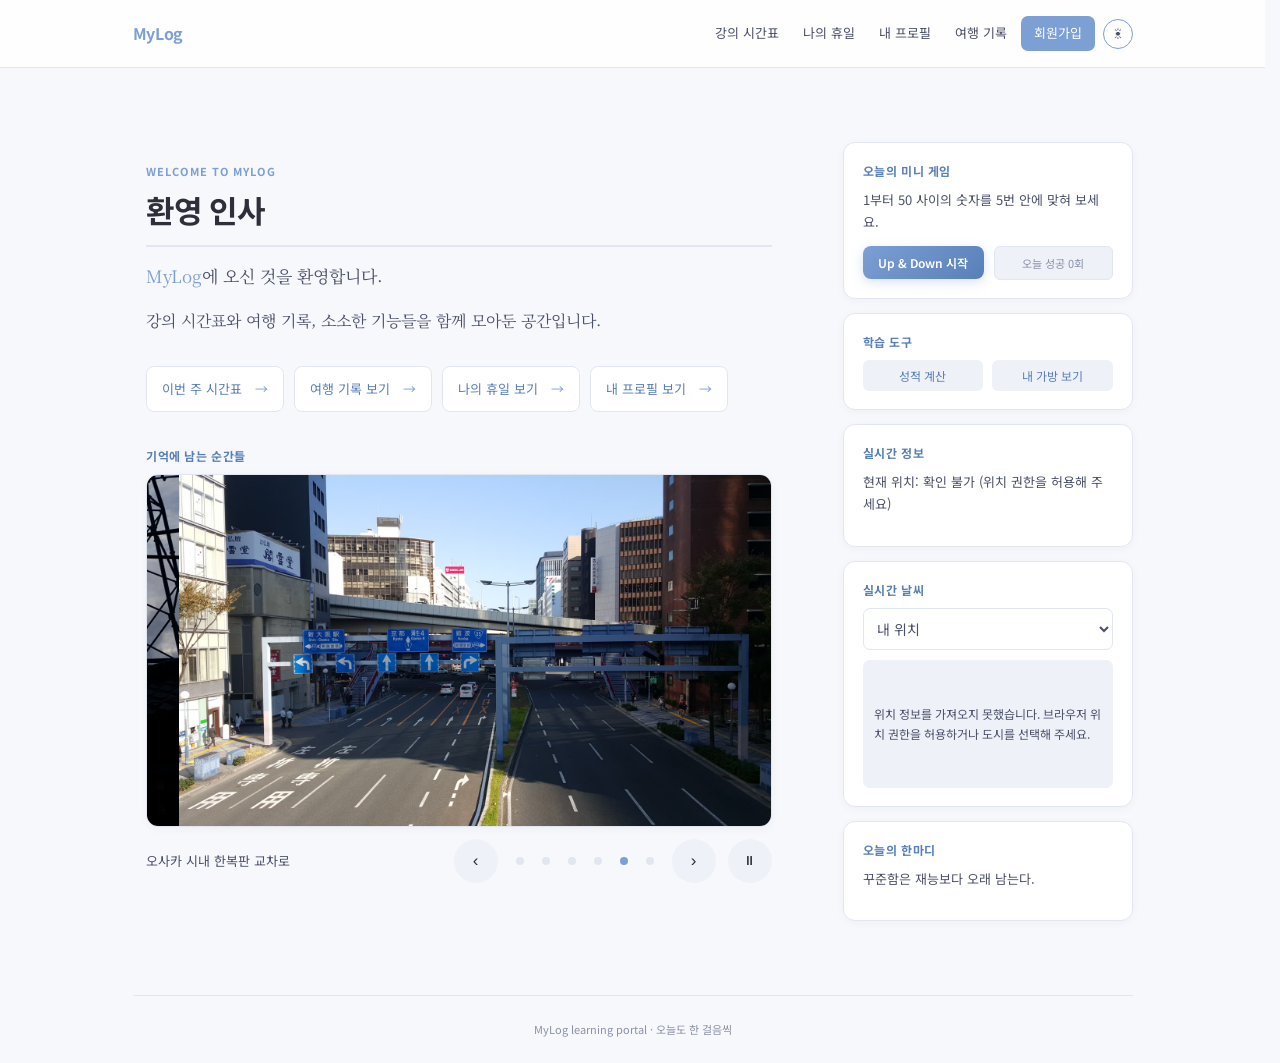
<file: html/index.html>
<!doctype html>
<html lang="ko">
  <head>
    <meta charset="utf-8" />
    <meta name="viewport" content="width=device-width, initial-scale=1" />
    <link rel="icon" href="../media/favicon.png" type="image/png" />
    <script>
      (function () {
        var saved = localStorage.getItem("theme");
        if (saved) document.documentElement.dataset.theme = saved;
      })();
    </script>
    <title>Welcome MyLog</title>
    <link rel="preconnect" href="https://fonts.googleapis.com" />
    <link rel="preconnect" href="https://fonts.gstatic.com" crossorigin />
    <link
      href="https://fonts.googleapis.com/css2?family=Noto+Sans+KR:wght@400;500;600;700&family=Noto+Serif+KR:wght@400;500&display=block"
      rel="stylesheet"
    />
    <link rel="stylesheet" href="../css/style.css" />
  </head>
  <body class="home">
    <div class="container">
      <header class="site-header">
        <a class="brand" href="index.html">MyLog</a>
        <nav aria-label="주요 메뉴">
          <a href="myClass.html">강의 시간표</a
          ><a href="myHoliday.html">나의 휴일</a
          ><a href="myProfile.html">내 프로필</a
          ><a href="myTrip.html">여행 기록</a
          ><a class="nav-cta" href="signUp.html">회원가입</a>
          <button id="theme-toggle" type="button" aria-label="다크 모드 전환">
            &#9728;
          </button>
        </nav>
      </header>
      <main class="portal-layout">
        <section class="welcome-panel">
          <p class="eyebrow">WELCOME TO MYLOG</p>
          <h1>환영 인사</h1>
          <p class="lead">
            <span class="brand-word">MyLog</span>에 오신 것을 환영합니다.
          </p>
          <p>
            강의 시간표와 여행 기록, 소소한 기능들을 함께 모아둔 공간입니다.
          </p>
          <div class="quick-links">
            <a href="myClass.html">이번 주 시간표 <span>→</span></a>
            <a href="myTrip.html">여행 기록 보기 <span>→</span></a>
            <a href="myHoliday.html">나의 휴일 보기 <span>→</span></a>
            <a href="myProfile.html">내 프로필 보기 <span>→</span></a>
          </div>
          <section class="photo-carousel" aria-label="여행 사진">
            <p class="side-title photo-carousel-label">기억에 남는 순간들</p>
            <div class="photo-track">
              <div
                class="photo-slide"
                data-caption="시모노세키 항구에서 맛본 초밥"
              >
                <img
                  src="../media/c1.jpg"
                  alt="시모노세키 항구에서 맛본 초밥"
                />
              </div>
              <div
                class="photo-slide"
                data-caption="모지코 레트로의 붉은 벽돌 역사"
              >
                <img
                  src="../media/c2.jpg"
                  alt="모지코 레트로의 붉은 벽돌 역사"
                />
              </div>
              <div
                class="photo-slide"
                data-caption="오키나와, 테트라포드 너머 노을"
              >
                <img
                  src="../media/c3.jpg"
                  alt="오키나와 테트라포드 너머로 지는 노을"
                />
              </div>
              <div
                class="photo-slide"
                data-caption="후지큐 하이랜드의 롤러코스터"
              >
                <img
                  src="../media/c4.jpg"
                  alt="후지큐 하이랜드 롤러코스터 실루엣"
                />
              </div>
              <div class="photo-slide" data-caption="오사카 시내 한복판 교차로">
                <img
                  src="../media/c5.jpg"
                  alt="오사카 시내, 신오사카·교토·난바로 갈리는 교차로"
                />
              </div>
              <div
                class="photo-slide"
                data-caption="슈리성에서 내려다본 나하 시내"
              >
                <img
                  src="../media/c6.jpg"
                  alt="슈리성에서 내려다본 나하 시내"
                />
              </div>
            </div>
            <div class="photo-footer">
              <p class="photo-caption" aria-live="polite">
                시모노세키 항구에서 맛본 회 한 상
              </p>
              <div class="photo-controls">
                <button
                  type="button"
                  class="photo-nav prev"
                  aria-label="이전 사진"
                >
                  &#8249;
                </button>
                <div class="photo-indicators">
                  <div class="photo-dots" role="group" aria-label="사진 선택">
                    <button
                      type="button"
                      class="photo-dot active"
                      aria-label="1번째 사진으로 이동"
                      aria-current="true"
                    ></button>
                    <button
                      type="button"
                      class="photo-dot"
                      aria-label="2번째 사진으로 이동"
                    ></button>
                    <button
                      type="button"
                      class="photo-dot"
                      aria-label="3번째 사진으로 이동"
                    ></button>
                    <button
                      type="button"
                      class="photo-dot"
                      aria-label="4번째 사진으로 이동"
                    ></button>
                    <button
                      type="button"
                      class="photo-dot"
                      aria-label="5번째 사진으로 이동"
                    ></button>
                    <button
                      type="button"
                      class="photo-dot"
                      aria-label="6번째 사진으로 이동"
                    ></button>
                  </div>
                  <p class="photo-fraction">1 / 6</p>
                </div>
                <button
                  type="button"
                  class="photo-nav next"
                  aria-label="다음 사진"
                >
                  &#8250;
                </button>
                <button
                  type="button"
                  class="photo-playpause"
                  aria-pressed="false"
                  aria-label="자동 재생 정지"
                >
                  &#9208;
                </button>
              </div>
            </div>
          </section>
        </section>
        <aside class="sidebar">
          <section class="side-section">
            <p class="side-title">오늘의 미니 게임</p>
            <p>1부터 50 사이의 숫자를 5번 안에 맞혀 보세요.</p>
            <div class="game-actions">
              <button type="button" class="button small" id="game-start">
                Up &amp; Down 시작
              </button>
              <button
                type="button"
                class="game-success-count"
                id="game-success-count"
                disabled
              >
                오늘 성공 0회
              </button>
            </div>
          </section>
          <section class="side-section">
            <p class="side-title">학습 도구</p>
            <div class="button-row">
              <button type="button" class="text-button" id="grade-start">
                성적 계산</button
              ><button type="button" class="text-button" id="bag-start">
                내 가방 보기
              </button>
            </div>
          </section>
          <section class="side-section location-section">
            <p class="side-title">실시간 정보</p>
            <p id="current-location">위치 확인 중…</p>
          </section>
          <section class="side-section weather-section">
            <label class="side-title" for="city-select">실시간 날씨</label>
            <select id="city-select">
              <option value="me" selected>내 위치</option>
              <option value="seoul">서울</option>
              <option value="busan">부산</option>
              <option value="jeju">제주</option>
              <option value="tokyo">도쿄</option>
              <option value="newyork">뉴욕</option>
              <option value="london">런던</option>
              <option value="paris">파리</option>
              <option value="beijing">베이징</option>
              <option value="sydney">시드니</option>
              <option value="dubai">두바이</option>
              <option value="singapore">싱가포르</option>
            </select>
            <div id="weather-box" aria-live="polite">
              도시를 선택하면 날씨를 불러옵니다.
            </div>
          </section>
          <section class="side-section">
            <p class="side-title">오늘의 한마디</p>
            <p id="daily-quote">문구를 불러오는 중…</p>
          </section>
        </aside>
      </main>
      <footer>MyLog learning portal · 오늘도 한 걸음씩</footer>
    </div>
    <dialog id="app-modal">
      <div class="modal-message-wrap">
        <p id="app-modal-message"></p>
        <p id="app-modal-meta" class="modal-meta" hidden></p>
        <button
          type="button"
          id="app-modal-secret"
          class="modal-secret"
          tabindex="-1"
          aria-hidden="true"
        ></button>
      </div>
      <input id="app-modal-input" hidden />
      <p id="app-modal-input-hint" class="modal-input-hint" hidden></p>
      <div class="modal-actions">
        <button
          id="app-modal-cancel"
          type="button"
          class="button secondary"
          hidden
        >
          취소
        </button>
        <button id="app-modal-confirm" type="button" class="button">
          확인
        </button>
      </div>
    </dialog>
    <script type="module" src="../script/upDown.js"></script>
    <script type="module" src="../script/grade.js"></script>
    <script type="module" src="../script/bag.js"></script>
    <script type="module" src="../script/realtimeInfo.js"></script>
    <script src="../script/currentLocation.js"></script>
    <script src="../script/dailyQuote.js"></script>
    <script src="../script/photoCarousel.js"></script>
    <script src="../script/theme.js"></script>
  </body>
</html>
</file>
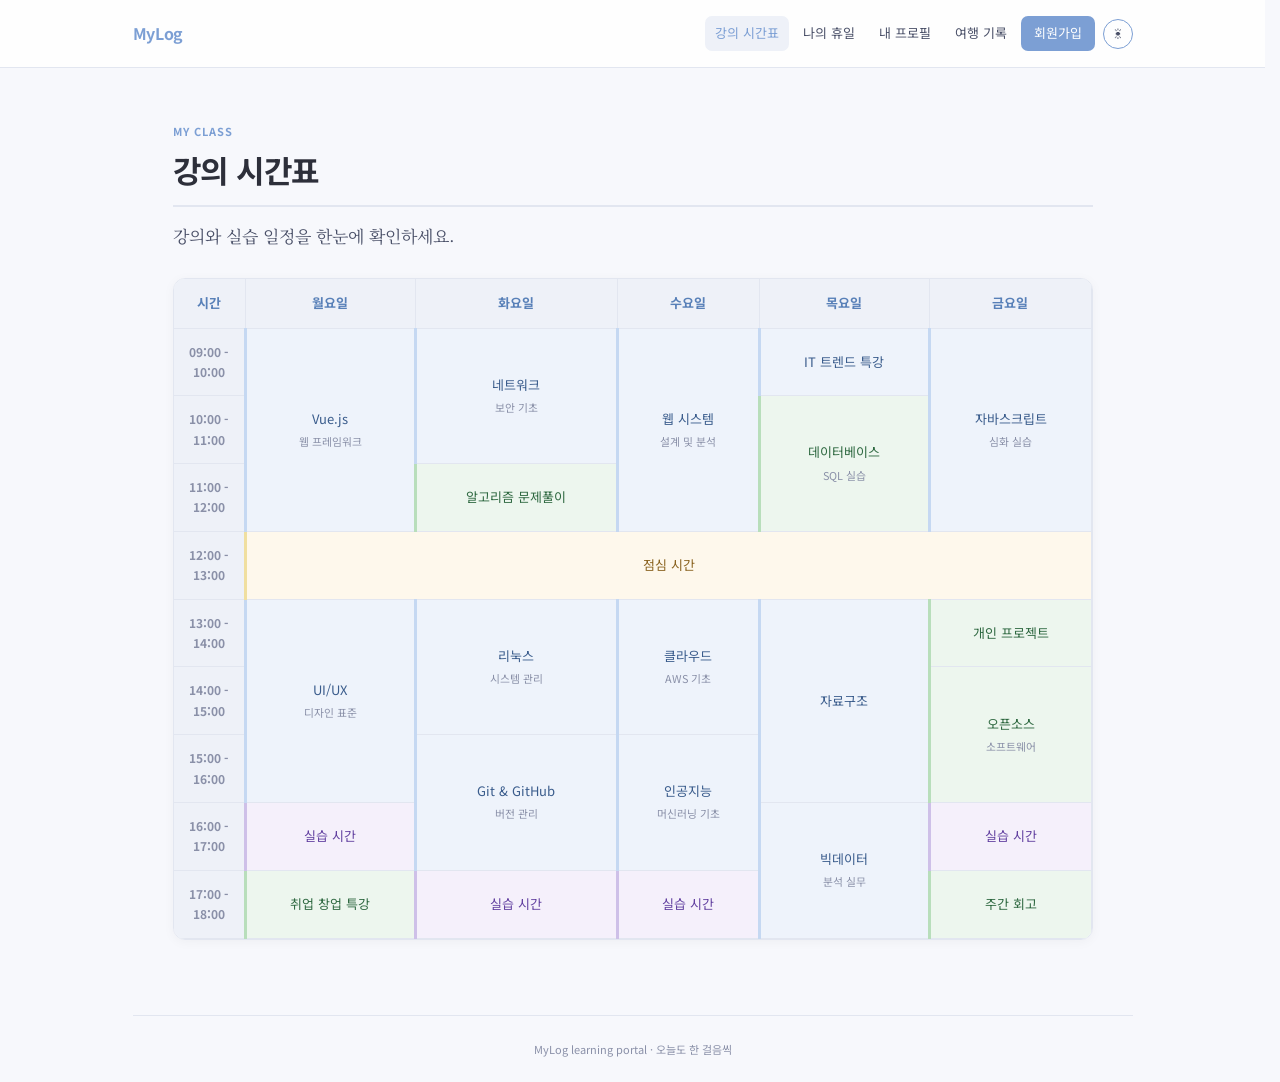
<file: html/myClass.html>
<!doctype html>
<html lang="ko">
  <head>
    <meta charset="utf-8" />
    <meta name="viewport" content="width=device-width, initial-scale=1" />
    <link rel="icon" href="../media/favicon.png" type="image/png" />
    <script>
      (function () {
        var saved = localStorage.getItem("theme");
        if (saved) document.documentElement.dataset.theme = saved;
      })();
    </script>
    <title>강의 시간표 | MyLog</title>
    <link rel="preconnect" href="https://fonts.googleapis.com" />
    <link rel="preconnect" href="https://fonts.gstatic.com" crossorigin />
    <link
      href="https://fonts.googleapis.com/css2?family=Noto+Sans+KR:wght@400;500;600;700&family=Noto+Serif+KR:wght@400;500&display=block"
      rel="stylesheet"
    />
    <link rel="stylesheet" href="../css/style.css" />
  </head>
  <body>
    <div class="container">
      <header class="site-header">
        <a class="brand" href="index.html">MyLog</a>
        <nav aria-label="주요 메뉴">
          <a class="active" href="myClass.html">강의 시간표</a
          ><a href="myHoliday.html">나의 휴일</a
          ><a href="myProfile.html">내 프로필</a
          ><a href="myTrip.html">여행 기록</a
          ><a class="nav-cta" href="signUp.html">회원가입</a>
          <button id="theme-toggle" type="button" aria-label="다크 모드 전환">
            &#9728;
          </button>
        </nav>
      </header>
      <main class="page">
        <p class="eyebrow">MY CLASS</p>
        <h1>강의 시간표</h1>
        <p class="lead">강의와 실습 일정을 한눈에 확인하세요.</p>
        <div class="table-wrap">
          <table>
            <thead>
              <tr>
                <th>시간</th>
                <th>월요일</th>
                <th>화요일</th>
                <th>수요일</th>
                <th>목요일</th>
                <th>금요일</th>
              </tr>
            </thead>
            <tbody>
              <tr>
                <th>09:00 - 10:00</th>
                <td rowspan="3" class="lecture">
                  Vue.js<br /><small>웹 프레임워크</small>
                </td>
                <td rowspan="2" class="lecture">
                  네트워크<br /><small>보안 기초</small>
                </td>
                <td rowspan="3" class="lecture">
                  웹 시스템<br /><small>설계 및 분석</small>
                </td>
                <td class="lecture">IT 트렌드 특강</td>
                <td rowspan="3" class="lecture">
                  자바스크립트<br /><small>심화 실습</small>
                </td>
              </tr>
              <tr>
                <th>10:00 - 11:00</th>
                <td rowspan="2" class="lab">
                  데이터베이스<br /><small>SQL 실습</small>
                </td>
              </tr>
              <tr>
                <th>11:00 - 12:00</th>
                <td class="lab">알고리즘 문제풀이</td>
              </tr>
              <tr>
                <th>12:00 - 13:00</th>
                <td colspan="5" class="lunch">점심 시간</td>
              </tr>
              <tr>
                <th>13:00 - 14:00</th>
                <td rowspan="3" class="lecture">
                  UI/UX<br /><small>디자인 표준</small>
                </td>
                <td rowspan="2" class="lecture">
                  리눅스<br /><small>시스템 관리</small>
                </td>
                <td rowspan="2" class="lecture">
                  클라우드<br /><small>AWS 기초</small>
                </td>
                <td rowspan="3" class="lecture">자료구조</td>
                <td class="lab">개인 프로젝트</td>
              </tr>
              <tr>
                <th>14:00 - 15:00</th>
                <td rowspan="2" class="lab">
                  오픈소스<br /><small>소프트웨어</small>
                </td>
              </tr>
              <tr>
                <th>15:00 - 16:00</th>
                <td rowspan="2" class="lecture">
                  Git &amp; GitHub<br /><small>버전 관리</small>
                </td>
                <td rowspan="2" class="lecture">
                  인공지능<br /><small>머신러닝 기초</small>
                </td>
              </tr>
              <tr>
                <th>16:00 - 17:00</th>
                <td class="break">실습 시간</td>
                <td rowspan="2" class="lecture">
                  빅데이터<br /><small>분석 실무</small>
                </td>
                <td class="break">실습 시간</td>
              </tr>
              <tr>
                <th>17:00 - 18:00</th>
                <td class="lab">취업 창업 특강</td>
                <td class="break">실습 시간</td>
                <td class="break">실습 시간</td>
                <td class="lab">주간 회고</td>
              </tr>
            </tbody>
          </table>
        </div>
      </main>
      <footer>MyLog learning portal · 오늘도 한 걸음씩</footer>
    </div>
    <script src="../script/theme.js"></script>
  </body>
</html>
</file>
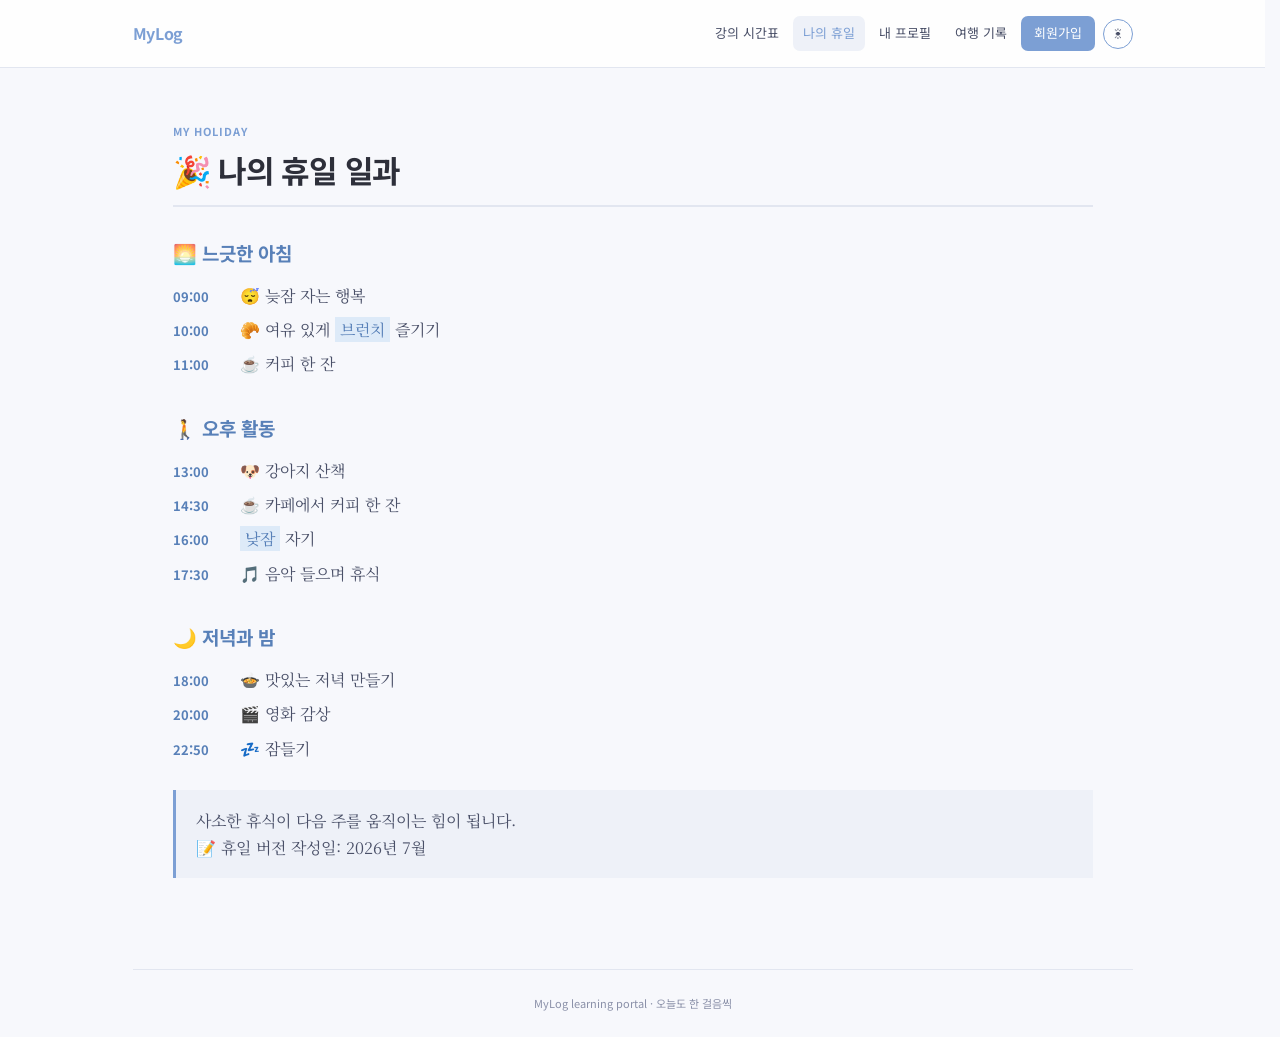
<file: html/myHoliday.html>
<!doctype html>
<html lang="ko">
  <head>
    <meta charset="utf-8" />
    <meta name="viewport" content="width=device-width, initial-scale=1" />
    <link rel="icon" href="../media/favicon.png" type="image/png" />
    <script>
      (function () {
        var saved = localStorage.getItem("theme");
        if (saved) document.documentElement.dataset.theme = saved;
      })();
    </script>
    <title>나의 휴일 | MyLog</title>
    <link rel="preconnect" href="https://fonts.googleapis.com" />
    <link rel="preconnect" href="https://fonts.gstatic.com" crossorigin />
    <link
      href="https://fonts.googleapis.com/css2?family=Noto+Sans+KR:wght@400;500;600;700&family=Noto+Serif+KR:wght@400;500&display=block"
      rel="stylesheet"
    />
    <link rel="stylesheet" href="../css/style.css" />
  </head>
  <body>
    <div class="container">
      <header class="site-header">
        <a class="brand" href="index.html">MyLog</a>
        <nav aria-label="주요 메뉴">
          <a href="myClass.html">강의 시간표</a
          ><a class="active" href="myHoliday.html">나의 휴일</a
          ><a href="myProfile.html">내 프로필</a
          ><a href="myTrip.html">여행 기록</a
          ><a class="nav-cta" href="signUp.html">회원가입</a>
          <button id="theme-toggle" type="button" aria-label="다크 모드 전환">&#9728;</button>
        </nav>
      </header>
      <main class="page">
        <p class="eyebrow">MY HOLIDAY</p>
        <h1>&#127881; 나의 휴일 일과</h1>

        <h2>&#127749; 느긋한 아침</h2>
        <p class="schedule">
          <strong>09:00</strong> &#128564; 늦잠 자는 행복<br />
          <strong>10:00</strong> &#129360; 여유 있게 <mark>브런치</mark> 즐기기<br />
          <strong>11:00</strong> &#9749; 커피 한 잔
        </p>

        <h2>&#128694; 오후 활동</h2>
        <p class="schedule">
          <strong>13:00</strong> &#128054; 강아지 산책<br />
          <strong>14:30</strong> &#9749; 카페에서 커피 한 잔<br />
          <strong>16:00</strong> <mark>낮잠</mark> 자기<br />
          <strong>17:30</strong> &#127925; 음악 들으며 휴식
        </p>

        <h2>&#127769; 저녁과 밤</h2>
        <p class="schedule">
          <strong>18:00</strong> &#127858; 맛있는 저녁 만들기<br />
          <strong>20:00</strong> &#127916; 영화 감상 <br />
          <strong>22:50</strong> &#128164; 잠들기
        </p>

        <p class="note">
          사소한 휴식이 다음 주를 움직이는 힘이 됩니다.<br />
          &#128221; 휴일 버전 작성일: 2026년 7월
        </p>
      </main>
      <footer>MyLog learning portal · 오늘도 한 걸음씩</footer>
    </div>
    <script src="../script/theme.js"></script>
  </body>
</html>
</file>
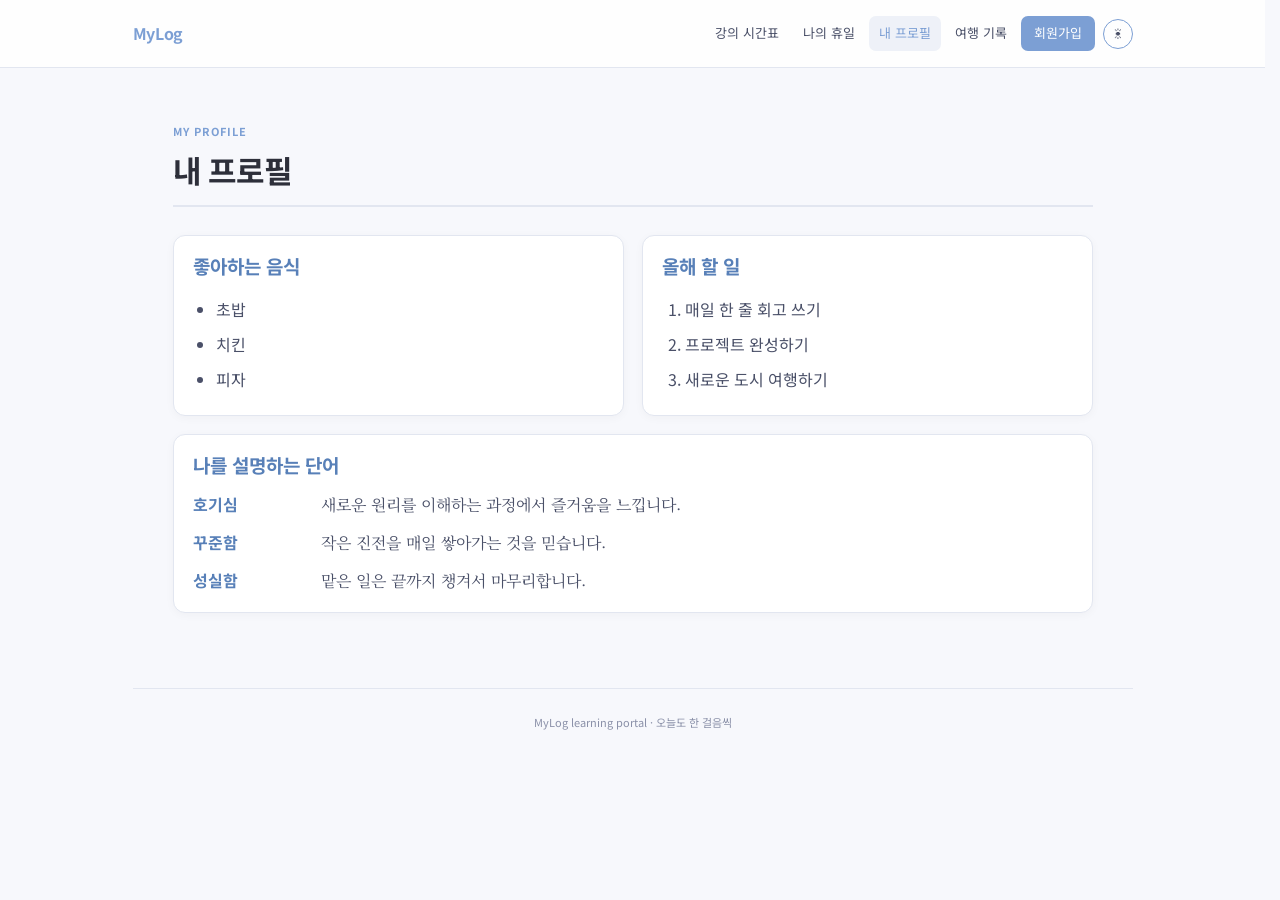
<file: html/myProfile.html>
<!doctype html>
<html lang="ko">
  <head>
    <meta charset="utf-8" />
    <meta name="viewport" content="width=device-width, initial-scale=1" />
    <link rel="icon" href="../media/favicon.png" type="image/png" />
    <script>
      (function () {
        var saved = localStorage.getItem("theme");
        if (saved) document.documentElement.dataset.theme = saved;
      })();
    </script>
    <title>내 프로필 | MyLog</title>
    <link rel="preconnect" href="https://fonts.googleapis.com" />
    <link rel="preconnect" href="https://fonts.gstatic.com" crossorigin />
    <link
      href="https://fonts.googleapis.com/css2?family=Noto+Sans+KR:wght@400;500;600;700&family=Noto+Serif+KR:wght@400;500&display=block"
      rel="stylesheet"
    />
    <link rel="stylesheet" href="../css/style.css" />
  </head>
  <body>
    <div class="container">
      <header class="site-header">
        <a class="brand" href="index.html">MyLog</a>
        <nav aria-label="주요 메뉴">
          <a href="myClass.html">강의 시간표</a
          ><a href="myHoliday.html">나의 휴일</a
          ><a class="active" href="myProfile.html">내 프로필</a
          ><a href="myTrip.html">여행 기록</a
          ><a class="nav-cta" href="signUp.html">회원가입</a>
          <button id="theme-toggle" type="button" aria-label="다크 모드 전환">
            &#9728;
          </button>
        </nav>
      </header>
      <main class="page">
        <p class="eyebrow">MY PROFILE</p>
        <h1>내 프로필</h1>
        <div class="profile-grid">
          <section class="content-card">
            <h2>좋아하는 음식</h2>
            <ul>
              <li>초밥</li>
              <li>치킨</li>
              <li>피자</li>
            </ul>
          </section>
          <section class="content-card">
            <h2>올해 할 일</h2>
            <ol>
              <li>매일 한 줄 회고 쓰기</li>
              <li>프로젝트 완성하기</li>
              <li>새로운 도시 여행하기</li>
            </ol>
          </section>
          <section class="content-card wide">
            <h2>나를 설명하는 단어</h2>
            <dl>
              <dt>호기심</dt>
              <dd>새로운 원리를 이해하는 과정에서 즐거움을 느낍니다.</dd>
              <dt>꾸준함</dt>
              <dd>작은 진전을 매일 쌓아가는 것을 믿습니다.</dd>
              <dt>성실함</dt>
              <dd>맡은 일은 끝까지 챙겨서 마무리합니다.</dd>
            </dl>
          </section>
        </div>
      </main>
      <footer>MyLog learning portal · 오늘도 한 걸음씩</footer>
    </div>
    <script src="../script/theme.js"></script>
  </body>
</html>
</file>
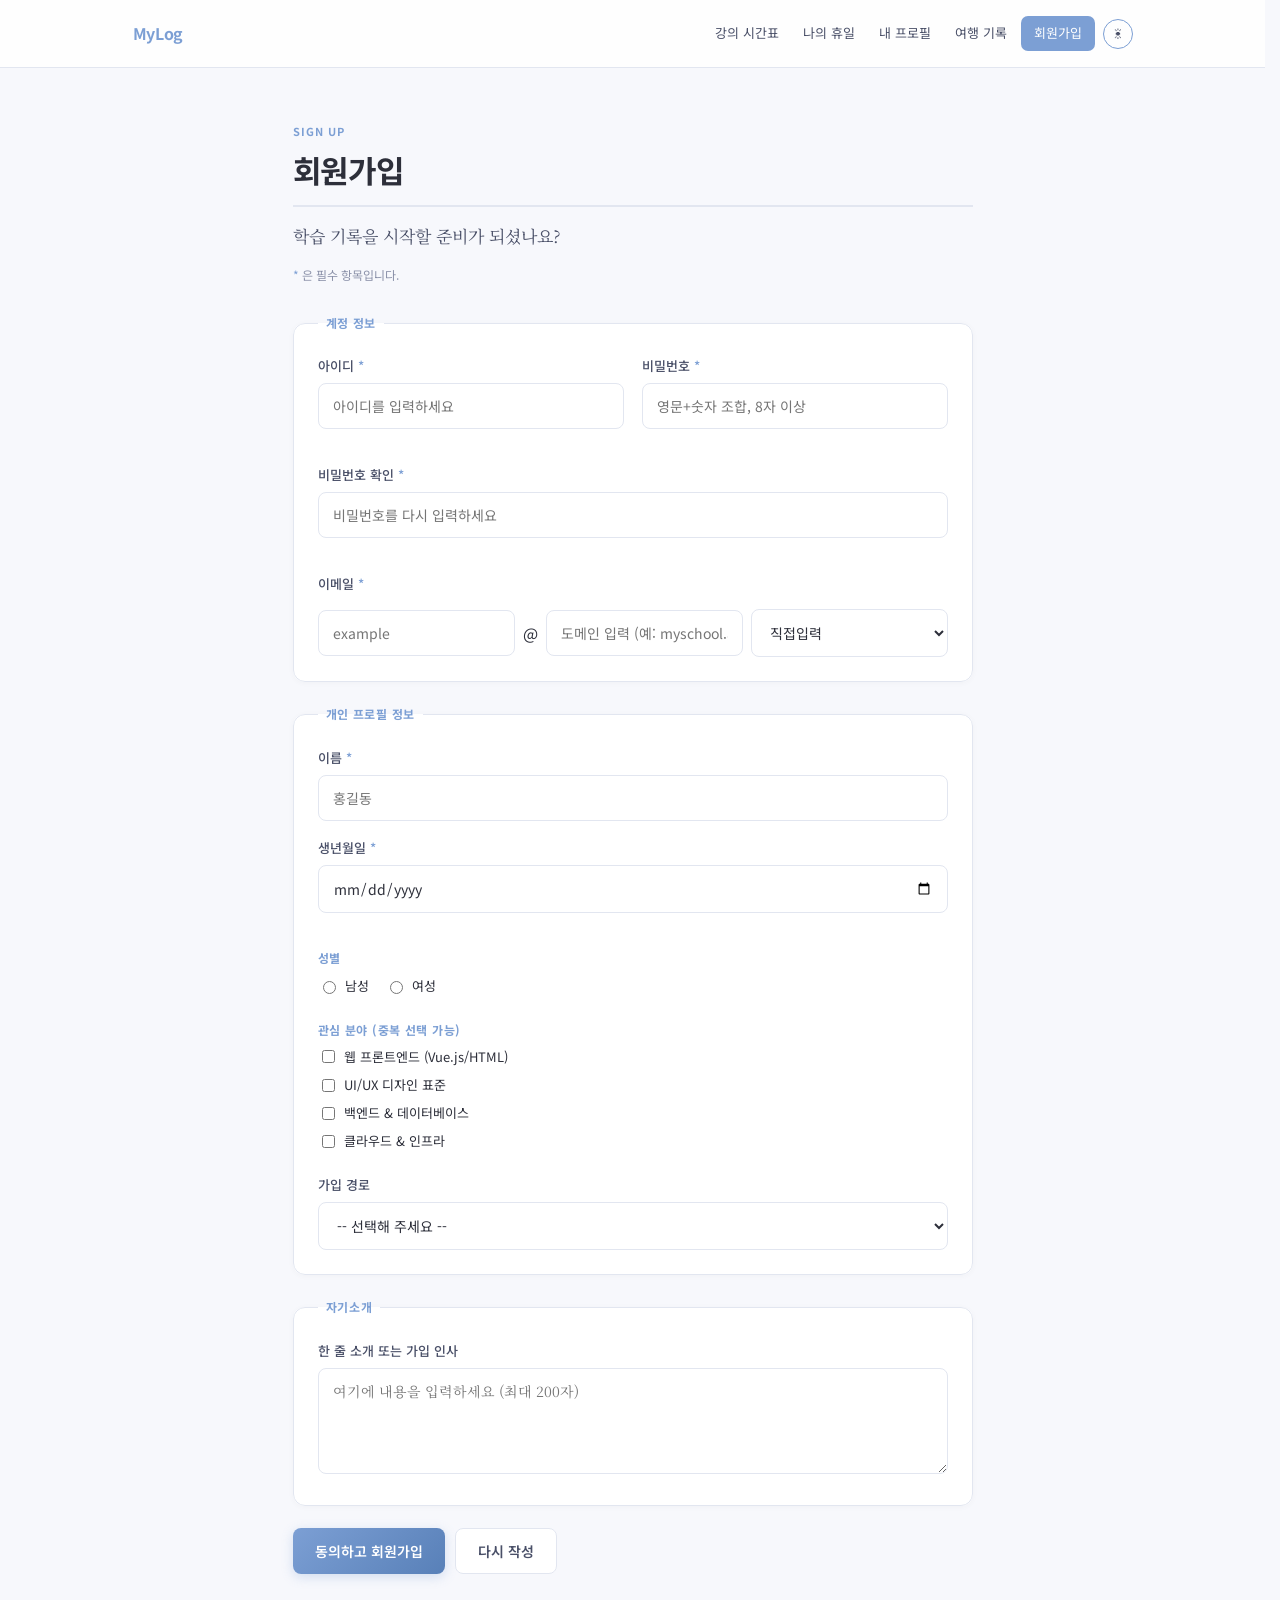
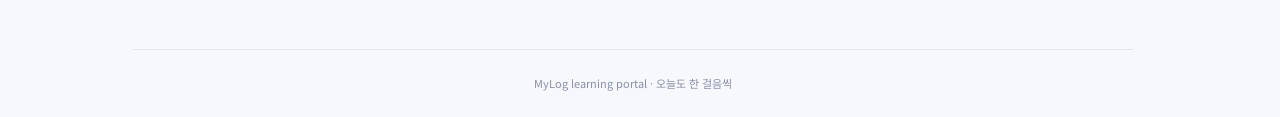
<file: html/signUp.html>
<!doctype html>
<html lang="ko">
  <head>
    <meta charset="utf-8" />
    <meta name="viewport" content="width=device-width, initial-scale=1" />
    <link rel="icon" href="../media/favicon.png" type="image/png" />
    <script>
      (function () {
        var saved = localStorage.getItem("theme");
        if (saved) document.documentElement.dataset.theme = saved;
      })();
    </script>
    <title>회원가입 | MyLog</title>
    <link rel="preconnect" href="https://fonts.googleapis.com" />
    <link rel="preconnect" href="https://fonts.gstatic.com" crossorigin />
    <link
      href="https://fonts.googleapis.com/css2?family=Noto+Sans+KR:wght@400;500;600;700&family=Noto+Serif+KR:wght@400;500&display=block"
      rel="stylesheet"
    />
    <link rel="stylesheet" href="../css/style.css" />
  </head>
  <body>
    <div class="container">
      <header class="site-header">
        <a class="brand" href="index.html">MyLog</a>
        <nav aria-label="주요 메뉴">
          <a href="myClass.html">강의 시간표</a
          ><a href="myHoliday.html">나의 휴일</a
          ><a href="myProfile.html">내 프로필</a
          ><a href="myTrip.html">여행 기록</a
          ><a class="nav-cta active" href="signUp.html">회원가입</a>
          <button id="theme-toggle" type="button" aria-label="다크 모드 전환">&#9728;</button>
        </nav>
      </header>
      <main class="page form-page">
        <p class="eyebrow">SIGN UP</p>
        <h1>회원가입</h1>
        <p class="lead">학습 기록을 시작할 준비가 되셨나요?</p>
        <p class="form-note"><em>* </em>은 필수 항목입니다.</p>
        <form action="signUpResult.html" method="get">
          <fieldset>
            <legend>계정 정보</legend>
            <div class="form-grid">
              <p class="field">
                <label for="userId">아이디 <em>*</em></label
                ><input
                  id="userId"
                  name="userId"
                  placeholder="아이디를 입력하세요"
                  pattern="[^ㄱ-ㅣ]*"
                  required
                /><small class="field-message"></small>
              </p>
              <p class="field">
                <label for="password">비밀번호 <em>*</em></label
                ><input
                  id="password"
                  name="password"
                  type="password"
                  placeholder="영문+숫자 조합, 8자 이상"
                  pattern="(?=.*[A-Za-z])(?=.*\d)[A-Za-z0-9]{8,}"
                  minlength="8"
                  required
                /><small class="field-message"></small>
              </p>
            </div>
            <p class="field">
              <label for="passwordConfirm">비밀번호 확인 <em>*</em></label
              ><input
                id="passwordConfirm"
                name="passwordConfirm"
                type="password"
                placeholder="비밀번호를 다시 입력하세요"
                required
              /><small class="field-message"></small>
            </p>
            <p class="email-field">
              <label for="emailId">이메일 <em>*</em></label
              ><input
                id="emailId"
                name="emailId"
                placeholder="example"
                pattern="[^\s@]+"
                required
              /><span>@</span
              ><input
                id="emailDomainCustom"
                name="emailDomainCustom"
                placeholder="도메인 입력 (예: myschool.ac.kr)"
                pattern="[A-Za-z0-9.-]+\.[A-Za-z]{2,}"
                hidden
              /><select id="emailDomain" name="emailDomain" required>
                <option value="">직접입력</option>
                <option>gmail.com</option>
                <option>naver.com</option>
                <option>daum.net</option>
                <option>kakao.com</option>
                <option>nate.com</option>
                <option>sk.com</option>
              </select>
            </p>
          </fieldset>
          <fieldset>
            <legend>개인 프로필 정보</legend>
            <p>
              <label for="name">이름 <em>*</em></label
              ><input
                id="name"
                name="name"
                placeholder="홍길동"
                required
              />
            </p>
            <p class="field">
              <label for="birthdate">생년월일 <em>*</em></label
              ><input
                id="birthdate"
                name="birthdate"
                type="date"
                min="1900-01-01"
                required
              /><small class="field-message"></small>
            </p>
            <fieldset class="radio-group">
              <legend>성별</legend>
              <label
                ><input name="gender" type="radio" value="male" /> 남성</label
              ><label
                ><input name="gender" type="radio" value="female" />
                여성</label
              >
            </fieldset>
            <fieldset class="checkbox-group">
              <legend>관심 분야 (중복 선택 가능)</legend>
              <label
                ><input name="interest" type="checkbox" value="frontend" />
                웹 프론트엔드 (Vue.js/HTML)</label
              ><label
                ><input name="interest" type="checkbox" value="uiux" /> UI/UX
                디자인 표준</label
              ><label
                ><input name="interest" type="checkbox" value="backend" />
                백엔드 &amp; 데이터베이스</label
              ><label
                ><input name="interest" type="checkbox" value="cloud" />
                클라우드 &amp; 인프라</label
              >
            </fieldset>
            <p>
              <label for="referral">가입 경로</label
              ><select id="referral" name="referral">
                <option value="">-- 선택해 주세요 --</option>
                <option>검색 엔진</option>
                <option>지인 추천</option>
                <option>SNS</option>
                <option>기타</option>
              </select>
            </p>
          </fieldset>
          <fieldset>
            <legend>자기소개</legend>
            <p>
              <label for="intro">한 줄 소개 또는 가입 인사</label
              ><textarea
                id="intro"
                name="intro"
                rows="4"
                maxlength="200"
                placeholder="여기에 내용을 입력하세요 (최대 200자)"
              ></textarea>
            </p>
          </fieldset>
          <div class="form-actions">
            <input class="button" type="submit" value="동의하고 회원가입" /><input
              class="button secondary"
              type="reset"
              value="다시 작성"
            />
          </div>
        </form>
      </main>
      <footer>MyLog learning portal · 오늘도 한 걸음씩</footer>
    </div>
    <script src="../script/signUpForm.js"></script>
    <script src="../script/theme.js"></script>
  </body>
</html>
</file>
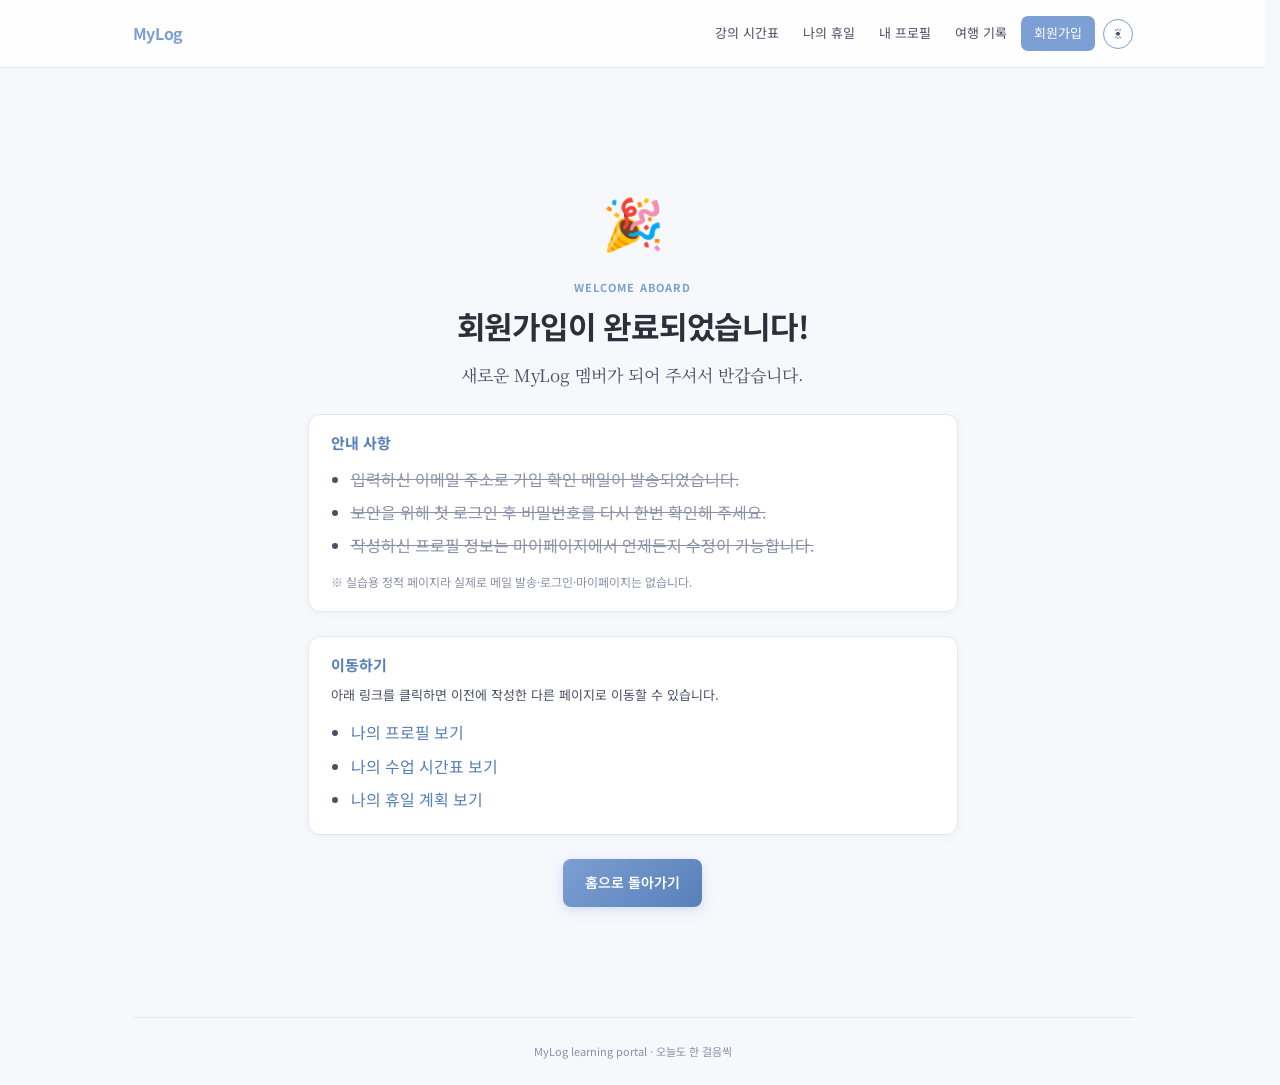
<file: html/signUpResult.html>
<!doctype html>
<html lang="ko">
  <head>
    <meta charset="utf-8" />
    <meta name="viewport" content="width=device-width, initial-scale=1" />
    <link rel="icon" href="../media/favicon.png" type="image/png" />
    <script>
      (function () {
        var saved = localStorage.getItem("theme");
        if (saved) document.documentElement.dataset.theme = saved;
      })();
    </script>
    <title>가입 완료 | MyLog</title>
    <link rel="preconnect" href="https://fonts.googleapis.com" />
    <link rel="preconnect" href="https://fonts.gstatic.com" crossorigin />
    <link
      href="https://fonts.googleapis.com/css2?family=Noto+Sans+KR:wght@400;500;600;700&family=Noto+Serif+KR:wght@400;500&display=block"
      rel="stylesheet"
    />
    <link rel="stylesheet" href="../css/style.css" />
  </head>
  <body>
    <div class="container">
      <header class="site-header">
        <a class="brand" href="index.html">MyLog</a>
        <nav aria-label="주요 메뉴">
          <a href="myClass.html">강의 시간표</a
          ><a href="myHoliday.html">나의 휴일</a
          ><a href="myProfile.html">내 프로필</a
          ><a href="myTrip.html">여행 기록</a
          ><a class="nav-cta active" href="signUp.html">회원가입</a>
          <button id="theme-toggle" type="button" aria-label="다크 모드 전환">&#9728;</button>
        </nav>
      </header>
      <main class="result-page">
        <p class="result-icon">&#127881;</p>
        <p class="eyebrow">WELCOME ABOARD</p>
        <h1>회원가입이 완료되었습니다!</h1>
        <p class="lead">
          <span id="member-name">새로운</span> MyLog 멤버가 되어 주셔서
          반갑습니다.
        </p>
        <section class="result-notice">
          <h2>안내 사항</h2>
          <ul>
            <li><s>입력하신 이메일 주소로 가입 확인 메일이 발송되었습니다.</s></li>
            <li><s>보안을 위해 첫 로그인 후 비밀번호를 다시 한번 확인해 주세요.</s></li>
            <li><s>작성하신 프로필 정보는 마이페이지에서 언제든지 수정이 가능합니다.</s></li>
          </ul>
          <p class="result-disclaimer">
            ※ 실습용 정적 페이지라 실제로 메일 발송·로그인·마이페이지는 없습니다.
          </p>
        </section>
        <section class="result-links">
          <h2>이동하기</h2>
          <p>아래 링크를 클릭하면 이전에 작성한 다른 페이지로 이동할 수 있습니다.</p>
          <ul>
            <li><a href="myProfile.html">나의 프로필 보기</a></li>
            <li><a href="myClass.html">나의 수업 시간표 보기</a></li>
            <li><a href="myHoliday.html">나의 휴일 계획 보기</a></li>
          </ul>
        </section>
        <a class="button" href="index.html">홈으로 돌아가기</a>
      </main>
      <footer>MyLog learning portal · 오늘도 한 걸음씩</footer>
    </div>
    <script>
      const n = new URLSearchParams(location.search).get("name");
      if (n) document.querySelector("#member-name").textContent = n + "님, ";
    </script>
    <script src="../script/theme.js"></script>
  </body>
</html>
</file>
<file: css/style.css>
:root {
  --bg: #f7f8fc;
  --paper: #fff;
  --ink: #2d2f3a;
  --sub: #4a5068;
  --muted: #8a90a8;
  --blue: #7c9fd4;
  --blue-dark: #5880b8;
  --blue-light: #ddeaf8;
  --line: #e2e6f0;
  --soft: #eef1f8;
  --danger: #d9534f;
  --success: #3f9d5c;
  --header-bg: rgba(255, 255, 255, 0.86);
  --serif: "Noto Serif KR", Georgia, serif;
  --ui: "Noto Sans KR", system-ui, sans-serif;
  color-scheme: light;
}
@media (prefers-color-scheme: dark) {
  :root {
    --bg: #12141c;
    --paper: #1b1e29;
    --ink: #e7e9f2;
    --sub: #b7bcd6;
    --muted: #7d83a0;
    --blue: #8fb3e8;
    --blue-dark: #6f9bd8;
    --blue-light: rgba(143, 178, 232, 0.16);
    --line: #2b2f3f;
    --soft: #232739;
    --danger: #e58885;
    --success: #6cc78f;
    --header-bg: rgba(18, 20, 28, 0.86);
    color-scheme: dark;
  }
}
:root[data-theme="dark"] {
  --bg: #12141c;
  --paper: #1b1e29;
  --ink: #e7e9f2;
  --sub: #b7bcd6;
  --muted: #7d83a0;
  --blue: #8fb3e8;
  --blue-dark: #6f9bd8;
  --blue-light: rgba(143, 178, 232, 0.16);
  --line: #2b2f3f;
  --soft: #232739;
  --danger: #e58885;
  --success: #6cc78f;
  --header-bg: rgba(18, 20, 28, 0.86);
  color-scheme: dark;
}
:root[data-theme="light"] {
  --bg: #f7f8fc;
  --paper: #fff;
  --ink: #2d2f3a;
  --sub: #4a5068;
  --muted: #8a90a8;
  --blue: #7c9fd4;
  --blue-dark: #5880b8;
  --blue-light: #ddeaf8;
  --line: #e2e6f0;
  --soft: #eef1f8;
  --danger: #d9534f;
  --success: #3f9d5c;
  --header-bg: rgba(255, 255, 255, 0.86);
  color-scheme: light;
}
* {
  box-sizing: border-box;
}
[hidden] {
  display: none !important;
}
html {
  overflow-y: scroll;
  scrollbar-gutter: stable;
}
body {
  margin: 0;
  background: var(--bg);
  color: var(--ink);
  font-family: var(--ui);
  line-height: 1.7;
  overflow-x: hidden;
  transition:
    background-color 0.5s ease,
    color 0.5s ease;
}
.container {
  max-width: 1080px;
  min-height: 100vh;
  margin: 0 auto;
  padding: 0 40px;
}
.site-header {
  width: 100vw;
  margin-left: 50%;
  transform: translateX(-50%);
  padding: 0 max(40px, calc((100vw - 1000px) / 2));
  height: 68px;
  display: flex;
  align-items: center;
  justify-content: space-between;
  border-bottom: 1px solid var(--line);
  background: var(--header-bg);
  gap: 18px;
}
.brand {
  font-size: 16px;
  font-weight: 700;
  letter-spacing: -0.02em;
  color: var(--blue);
  text-decoration: none;
  white-space: nowrap;
}
.home .brand {
  animation: fadeIn 0.5s ease both;
}
nav {
  display: flex;
  align-items: center;
  gap: 4px;
  flex-wrap: wrap;
}
a {
  color: var(--blue-dark);
  text-decoration: none;
}
nav a {
  padding: 6px 10px;
  border-radius: 7px;
  color: var(--sub);
  font-size: 13px;
  transition:
    background-color 0.15s ease,
    color 0.15s ease;
}
nav a:hover {
  background: var(--soft);
  color: var(--blue);
}
nav .nav-cta {
  background: var(--blue);
  color: #fff;
  padding-inline: 13px;
}
nav .nav-cta:hover {
  background: var(--blue-dark);
  color: #fff;
}
#theme-toggle {
  display: inline-flex;
  align-items: center;
  justify-content: center;
  width: 30px;
  height: 30px;
  margin-left: 4px;
  border: 1.5px solid var(--blue);
  border-radius: 50%;
  background: none;
  color: var(--sub);
  font-size: 14px;
  line-height: 1;
  cursor: pointer;
  transition:
    background-color 0.15s ease,
    border-color 0.15s ease;
}
#theme-toggle:hover {
  background: var(--soft);
  border-color: var(--blue-dark);
}
.portal-layout {
  display: grid;
  grid-template-columns: minmax(0, 1fr) 290px;
  gap: 30px;
  padding: 74px 0;
}
.photo-carousel {
  position: relative;
  margin-top: 34px;
}
.photo-carousel-label {
  font-size: 15px !important;
  margin-bottom: 16px !important;
}
.photo-track {
  display: flex;
  overflow-x: auto;
  scroll-snap-type: x mandatory;
  scroll-behavior: smooth;
  scrollbar-width: none;
  -ms-overflow-style: none;
  border: 1px solid var(--line);
  border-radius: 12px;
  background: var(--paper);
  box-shadow: 0 2px 10px rgba(0, 0, 0, 0.04);
}
.photo-track::-webkit-scrollbar {
  display: none;
}
.photo-slide {
  flex: 0 0 100%;
  min-width: 0;
  scroll-snap-align: start;
}
.photo-slide img {
  display: block;
  width: 100%;
  aspect-ratio: 16 / 9;
  height: auto;
  object-fit: cover;
  margin: 0;
}
.photo-footer {
  display: flex;
  align-items: center;
  justify-content: space-between;
  gap: 12px;
  margin-top: 12px;
}
.photo-caption {
  flex: 1 1 auto;
  min-width: 0;
  margin: 0;
  overflow: hidden;
  white-space: nowrap;
  text-overflow: ellipsis;
  font-size: 13px;
  color: var(--sub);
}
.photo-controls {
  display: flex;
  align-items: center;
  justify-content: center;
  flex-shrink: 0;
  gap: 12px;
}
.photo-nav,
.photo-playpause {
  flex-shrink: 0;
  width: 44px;
  height: 44px;
  border: 0;
  border-radius: 50%;
  background: var(--soft);
  color: var(--ink);
  font-size: 17px;
  line-height: 1;
  cursor: pointer;
  transition: background-color 0.15s ease;
}
.photo-nav:hover,
.photo-playpause:hover {
  background: var(--line);
}
.photo-playpause {
  font-size: 13px;
}
.photo-indicators {
  display: flex;
  align-items: center;
  justify-content: center;
  min-width: 56px;
}
.photo-dots {
  display: flex;
  gap: 6px;
}
.photo-dot {
  display: flex;
  align-items: center;
  justify-content: center;
  width: 20px;
  height: 20px;
  padding: 0;
  border: 0;
  background: transparent;
  cursor: pointer;
}
.photo-dot::before {
  content: "";
  width: 8px;
  height: 8px;
  border-radius: 50%;
  background: var(--line);
  transition: background-color 0.15s ease;
}
.photo-dot.active::before {
  background: var(--blue);
}
.photo-fraction {
  display: none;
  margin: 0;
  min-width: 44px;
  font-family: var(--ui);
  font-size: 13px;
  color: var(--sub);
  text-align: center;
}
@media (max-width: 1022px) {
  .photo-dots {
    display: none;
  }
  .photo-fraction {
    display: block;
  }
}
.welcome-panel,
.sidebar,
.page,
.result-page {
  animation: rise 0.45s ease both;
}
.welcome-panel {
  padding: 20px 6% 20px 2%;
}
.eyebrow {
  font-size: 11px;
  font-weight: 700;
  letter-spacing: 0.1em;
  color: var(--blue);
  margin: 0 0 9px;
}
h1,
h2 {
  line-height: 1.3;
  color: var(--ink);
}
h1 {
  font-size: 31px;
  margin: 0 0 13px;
  padding-bottom: 15px;
  border-bottom: 2px solid var(--line);
  letter-spacing: -0.04em;
}
h2 {
  font-size: 19px;
  margin: 0 0 13px;
  color: var(--blue-dark);
}
.page > h2 {
  margin-top: 34px;
}
.schedule {
  font-family: var(--serif);
  color: var(--sub);
  line-height: 2.15;
  margin: 0 0 8px;
}
.schedule strong {
  display: inline-block;
  min-width: 54px;
  margin-right: 8px;
  color: var(--blue-dark);
  font-family: var(--ui);
  font-weight: 700;
  font-size: 13px;
}
.lead {
  font-family: var(--serif);
  font-size: 17px;
  line-height: 1.85;
  color: var(--sub);
  margin: 0 0 14px;
}
.brand-word {
  color: var(--blue);
}
.form-note {
  font-size: 12px;
  color: var(--muted);
  margin: 0 0 18px;
}
.form-note em {
  color: var(--blue);
}
.welcome-panel > p:not(.eyebrow):not(.lead) {
  font-family: var(--serif);
  color: var(--sub);
  max-width: 560px;
}
.quick-links {
  display: flex;
  gap: 10px;
  margin-top: 31px;
  flex-wrap: wrap;
}
.quick-links a {
  padding: 11px 15px;
  border: 1px solid var(--line);
  border-radius: 8px;
  background: var(--paper);
  font-size: 13px;
  transition:
    background-color 0.15s ease,
    border-color 0.15s ease;
}
.quick-links a:hover {
  background: var(--soft);
  border-color: var(--blue-dark);
}
.quick-links span {
  padding-left: 9px;
  color: var(--blue);
}
.sidebar {
  display: grid;
  gap: 14px;
  align-content: start;
}
.side-section,
.content-card {
  padding: 18px 19px;
  border: 1px solid var(--line);
  border-radius: 12px;
  background: var(--paper);
  box-shadow: 0 2px 10px rgba(0, 0, 0, 0.035);
}
.side-section p {
  margin: 0 0 12px;
  font-size: 13px;
  color: var(--sub);
}
.game-actions {
  display: flex;
  align-items: center;
  gap: 10px;
}
.game-actions > button {
  flex: 1;
  text-align: center;
}
.game-success-count {
  border: 1px solid var(--line);
  border-radius: 6px;
  background: var(--soft);
  padding: 8px 10px;
  font-family: var(--ui);
  font-size: 11px;
  color: var(--muted);
  cursor: default;
}
.side-title {
  display: block;
  font-size: 12px !important;
  font-weight: 700;
  letter-spacing: 0.05em;
  color: var(--blue-dark) !important;
  margin-bottom: 8px !important;
}
.button {
  display: inline-block;
  padding: 12px 22px;
  border: 0;
  border-radius: 8px;
  background: linear-gradient(135deg, var(--blue), var(--blue-dark));
  color: #fff;
  font-family: var(--ui);
  font-size: 14px;
  font-weight: 600;
  cursor: pointer;
  box-shadow: 0 3px 12px rgba(124, 159, 212, 0.3);
}
.button:hover {
  opacity: 0.91;
}
.button.small {
  padding: 8px 12px;
  font-size: 12px;
}
.button.secondary {
  background: var(--paper);
  color: var(--sub);
  border: 1px solid var(--line);
  box-shadow: none;
}
.button-row {
  display: flex;
  gap: 9px;
}
.button-row .text-button {
  flex: 1;
}
.text-button {
  border: 0;
  background: var(--soft);
  border-radius: 6px;
  padding: 7px 9px;
  color: var(--blue-dark);
  cursor: pointer;
  font-family: var(--ui);
  font-size: 12px;
  transition: background-color 0.15s ease;
}
.text-button:hover {
  background: var(--line);
}
.weather-section select {
  width: 100%;
  padding: 9px;
  border: 1px solid var(--line);
  border-radius: 7px;
  background: var(--paper);
  color: var(--sub);
  font-family: var(--ui);
}
#weather-box {
  margin-top: 10px;
  padding: 10px 11px;
  border-radius: 7px;
  background: var(--soft);
  font-size: 12px;
  color: var(--sub);
  display: grid;
  align-content: center;
  gap: 1px;
  height: 128px;
  overflow: hidden;
}
#weather-box strong {
  color: var(--blue-dark);
}
#weather-box b {
  font-size: 20px;
  line-height: 1.4;
  color: var(--ink);
}
footer {
  padding: 24px 0;
  border-top: 1px solid var(--line);
  font-size: 11px;
  color: var(--muted);
  text-align: center;
}
.page {
  max-width: 920px;
  margin: 0 auto;
  padding: 54px 0 75px;
}
.note {
  margin-top: 24px;
  padding: 17px 20px;
  border-left: 3px solid var(--blue);
  background: var(--soft);
  font-family: var(--serif);
  color: var(--sub);
}
mark {
  padding: 1px 5px;
  background: var(--blue-light);
  color: var(--blue-dark);
}
.profile-grid {
  display: grid;
  grid-template-columns: 1fr 1fr;
  gap: 18px;
  margin-top: 28px;
}
.content-card.wide {
  grid-column: 1/-1;
}
.content-card ul,
.content-card ol {
  margin: 0;
  padding-left: 23px;
  color: var(--sub);
}
.content-card li {
  padding: 4px 0;
}
dl {
  display: grid;
  grid-template-columns: 110px 1fr;
  gap: 11px 18px;
  margin: 0;
}
dt {
  font-weight: 700;
  color: var(--blue-dark);
}
dd {
  margin: 0;
  color: var(--sub);
  font-family: var(--serif);
}
.table-wrap {
  overflow-x: auto;
  margin-top: 27px;
  border: 1px solid var(--line);
  border-radius: 12px;
  background: var(--paper);
  box-shadow: 0 2px 12px rgba(0, 0, 0, 0.04);
}
table {
  width: 100%;
  min-width: 720px;
  border-collapse: collapse;
  font-size: 13px;
}
th,
td {
  padding: 13px 11px;
  text-align: center;
  border-right: 1px solid var(--line);
  border-bottom: 1px solid var(--line);
}
thead th {
  background: var(--soft);
  color: var(--blue-dark);
  font-weight: 700;
}
tbody > tr > th {
  width: 72px;
  background: var(--soft);
  color: var(--muted);
  font-size: 12px;
}
.lecture {
  background: #eef3fb;
  border-left: 3px solid #c5d8f2;
  color: #3a5c8c;
}
.lab {
  background: #edf6ee;
  border-left: 3px solid #b8debb;
  color: #2e6840;
}
.lunch {
  background: #fef8ec;
  border-left: 3px solid #f0dfa0;
  color: #8a6320;
}
.break {
  background: #f5f0fb;
  border-left: 3px solid #cec0e8;
  color: #6240a0;
}
@media (prefers-color-scheme: dark) {
  .lecture {
    background: #1f2b3d;
    border-left-color: #3a5c8c;
    color: #a9c6ec;
  }
  .lab {
    background: #1c2e22;
    border-left-color: #2e6840;
    color: #a6d9b0;
  }
  .lunch {
    background: #332c18;
    border-left-color: #8a6320;
    color: #e6c877;
  }
  .break {
    background: #281f36;
    border-left-color: #6240a0;
    color: #cbb3ea;
  }
}
:root[data-theme="dark"] .lecture {
  background: #1f2b3d;
  border-left-color: #3a5c8c;
  color: #a9c6ec;
}
:root[data-theme="dark"] .lab {
  background: #1c2e22;
  border-left-color: #2e6840;
  color: #a6d9b0;
}
:root[data-theme="dark"] .lunch {
  background: #332c18;
  border-left-color: #8a6320;
  color: #e6c877;
}
:root[data-theme="dark"] .break {
  background: #281f36;
  border-left-color: #6240a0;
  color: #cbb3ea;
}
:root[data-theme="light"] .lecture {
  background: #eef3fb;
  border-left-color: #c5d8f2;
  color: #3a5c8c;
}
:root[data-theme="light"] .lab {
  background: #edf6ee;
  border-left-color: #b8debb;
  color: #2e6840;
}
:root[data-theme="light"] .lunch {
  background: #fef8ec;
  border-left-color: #f0dfa0;
  color: #8a6320;
}
:root[data-theme="light"] .break {
  background: #f5f0fb;
  border-left-color: #cec0e8;
  color: #6240a0;
}
small {
  color: var(--muted);
}
.form-page {
  max-width: 680px;
}
form {
  margin-top: 27px;
}
fieldset {
  margin: 0 0 22px;
  padding: 22px 24px 8px;
  border: 1px solid var(--line);
  border-radius: 12px;
  background: var(--paper);
  box-shadow: 0 1px 6px rgba(0, 0, 0, 0.03);
}
legend {
  padding: 0 8px;
  color: var(--blue);
  font-size: 12px;
  font-weight: 700;
  letter-spacing: 0.06em;
}
form p {
  margin: 0 0 16px;
}
label {
  display: block;
  margin-bottom: 6px;
  color: var(--sub);
  font-size: 13px;
  font-weight: 500;
}
em {
  color: var(--blue);
  font-style: normal;
}
input:not([type="submit"]):not([type="reset"]):not([type="checkbox"]):not(
    [type="radio"]
  ),
select,
textarea {
  width: 100%;
  padding: 12px 14px;
  border: 1.5px solid var(--line);
  border-radius: 8px;
  background: var(--paper);
  color: var(--ink);
  font: 14px var(--ui);
  outline: 0;
  transition: 0.15s;
}
textarea {
  font-family: var(--serif);
  resize: vertical;
}
input:focus,
select:focus,
textarea:focus {
  border-color: var(--blue);
  box-shadow: 0 0 0 3px var(--blue-light);
}
.form-grid {
  display: grid;
  grid-template-columns: 1fr 1fr;
  gap: 0 18px;
}
.form-actions {
  display: flex;
  gap: 10px;
}
.field-message {
  display: block;
  min-height: 15px;
  margin-top: 4px;
  font-size: 12px;
  color: var(--danger);
}
.field.is-invalid input {
  border-color: var(--danger);
}
.field.is-invalid input:focus {
  box-shadow: 0 0 0 3px rgba(217, 83, 79, 0.15);
}
.field.is-valid input {
  border-color: var(--success);
}
.field.is-valid input:focus {
  box-shadow: 0 0 0 3px rgba(63, 157, 92, 0.15);
}
.email-field {
  display: flex;
  flex-wrap: wrap;
  align-items: center;
  gap: 8px;
}
.email-field label {
  flex: 0 0 100%;
}
.email-field input,
.email-field select {
  width: auto;
  flex: 1;
}
.radio-group,
.checkbox-group {
  margin: 0 0 16px;
  padding: 0;
  border: 0;
  background: none;
  box-shadow: none;
}
.radio-group legend,
.checkbox-group legend {
  padding: 0;
  margin-bottom: 6px;
}
.radio-group label,
.checkbox-group label {
  display: inline-flex;
  align-items: center;
  gap: 6px;
  margin: 0 16px 6px 0;
  font-weight: 400;
  color: var(--ink);
}
.checkbox-group {
  display: flex;
  flex-direction: column;
}
.trip-card {
  padding: 0 0 19px;
  margin: 25px 0;
  background: var(--paper);
  border: 1px solid var(--line);
  border-radius: 12px;
  overflow: hidden;
  box-shadow: 0 2px 10px rgba(0, 0, 0, 0.04);
  font-family: var(--serif);
  color: var(--sub);
}
.trip-card strong {
  display: inline-block;
  padding: 17px 20px 3px;
  color: var(--ink);
  font-family: var(--ui);
  font-size: 16px;
}
.trip-card br + audio,
.trip-card br + video {
  margin: 12px 20px 0;
  width: calc(100% - 40px);
}
.trip-card img {
  display: block;
  width: 100%;
  height: 290px;
  object-fit: cover;
  margin-bottom: 0;
}
.result-page {
  text-align: center;
  padding: 110px 0;
  max-width: 650px;
  margin: auto;
}
.result-page h1 {
  border: 0;
  padding: 0;
}
.result-icon {
  font-size: 50px;
  margin: 0 0 15px;
}
.result-notice,
.result-links {
  margin: 24px 0;
  padding: 18px 22px;
  border: 1px solid var(--line);
  border-radius: 12px;
  background: var(--paper);
  box-shadow: 0 2px 10px rgba(0, 0, 0, 0.035);
  text-align: left;
}
.result-notice h2,
.result-links h2 {
  font-size: 15px;
  margin: 0 0 10px;
}
.result-notice ul,
.result-links ul {
  margin: 0;
  padding-left: 20px;
  color: var(--sub);
}
.result-notice li,
.result-links li {
  padding: 3px 0;
}
.result-notice s {
  color: var(--muted);
}
.result-disclaimer {
  margin: 10px 0 0;
  font-size: 12px;
  color: var(--muted);
}
.result-links p {
  margin: 0 0 10px;
  font-size: 13px;
  color: var(--sub);
}
.spinner {
  width: 18px;
  height: 18px;
  border: 2px solid var(--line);
  border-top-color: var(--blue-dark);
  border-radius: 50%;
  justify-self: center;
  animation: spin 0.7s linear infinite;
}
.fade-in > * {
  animation: fadeIn 0.35s ease;
}
.sr-only {
  position: absolute;
  width: 1px;
  height: 1px;
  padding: 0;
  margin: -1px;
  overflow: hidden;
  clip: rect(0, 0, 0, 0);
  white-space: nowrap;
  border: 0;
}
@keyframes spin {
  to {
    transform: rotate(360deg);
  }
}
@keyframes rise {
  from {
    opacity: 0;
    transform: translateY(8px);
  }
  to {
    opacity: 1;
    transform: none;
  }
}
@keyframes fadeIn {
  from {
    opacity: 0;
  }
  to {
    opacity: 1;
  }
}
@keyframes shakeError {
  10%,
  90% {
    transform: translateX(-1px);
  }
  20%,
  80% {
    transform: translateX(2px);
  }
  30%,
  50%,
  70% {
    transform: translateX(-4px);
  }
  40%,
  60% {
    transform: translateX(4px);
  }
}
#app-modal-input.shake-error {
  animation: shakeError 0.4s ease;
  border-color: var(--danger) !important;
}
#app-modal-input.shake-up {
  animation: shakeError 0.4s ease;
  border-color: var(--success) !important;
}
#app-modal-input.shake-down {
  animation: shakeError 0.4s ease;
  border-color: var(--danger) !important;
}
#app-modal {
  min-width: 280px;
  max-width: 360px;
  padding: 22px;
  border: 1px solid var(--line);
  border-radius: 12px;
  background: var(--paper);
  color: var(--ink);
  box-shadow: 0 12px 40px rgba(0, 0, 0, 0.2);
  font-family: var(--ui);
}
#app-modal[open] {
  animation: fadeIn 0.15s ease;
}
#app-modal::backdrop {
  background: rgba(10, 12, 18, 0.5);
}
.modal-message-wrap {
  position: relative;
  margin-bottom: 16px;
}
#app-modal-message {
  margin: 0 0 4px;
  white-space: pre-line;
  line-height: 1.6;
}
.modal-meta {
  margin: 0;
  font-size: 12px;
  color: var(--muted);
}
.modal-secret {
  position: absolute;
  top: 0;
  right: 0;
  width: 50%;
  height: 100%;
  border: 0;
  background: none;
  padding: 0;
  cursor: default;
}
#app-modal-input {
  margin-bottom: 6px;
}
.modal-input-hint {
  height: 18px;
  line-height: 18px;
  overflow: hidden;
  margin: 0 0 16px;
  font-size: 13px;
  font-weight: 700;
  text-align: center;
  color: var(--blue-dark);
}
.modal-input-hint.hint-error {
  font-size: 12px;
  font-weight: 400;
  color: var(--danger);
}
.modal-input-hint.hint-up {
  color: var(--success);
}
.modal-input-hint.hint-down {
  color: var(--danger);
}
#app-modal-message.msg-success {
  color: var(--success);
  font-weight: 700;
}
#app-modal-message.msg-fail {
  color: var(--danger);
  font-weight: 700;
}
.modal-actions {
  display: flex;
  align-items: center;
  justify-content: flex-end;
  gap: 8px;
}
@media (max-width: 760px) {
  .container {
    padding: 0 20px;
  }
  .site-header {
    height: auto;
    min-height: 65px;
    padding: 12px max(20px, calc((100vw - 1000px) / 2));
    align-items: flex-start;
    flex-direction: column;
  }
  nav {
    gap: 2px;
  }
  nav a {
    padding: 4px 7px;
    font-size: 12px;
  }
  .portal-layout {
    grid-template-columns: minmax(0, 1fr);
    padding: 42px 0;
  }
  .welcome-panel {
    padding: 0;
  }
  .sidebar {
    grid-template-columns: 1fr;
  }
  .profile-grid,
  .form-grid {
    grid-template-columns: 1fr;
  }
  .content-card.wide {
    grid-column: auto;
  }
  .page {
    padding: 39px 0 55px;
  }
  h1 {
    font-size: 27px;
  }
  .trip-card img {
    height: 205px;
  }
  dl {
    grid-template-columns: 1fr;
    gap: 4px;
  }
  dd {
    margin-bottom: 11px;
  }
}

/* myTrip review-card composition based on the provided Figma Make reference */
nav .nav-cta.active {
  background: var(--blue);
  color: #fff;
}
nav a.active {
  background: var(--soft);
  color: var(--blue);
}
.trip-page {
  max-width: 920px;
  padding-top: 54px;
}
.trip-page h1 {
  font-size: 26px;
  margin-bottom: 32px;
}
.trip-title-row {
  display: flex;
  align-items: flex-end;
  justify-content: space-between;
  gap: 16px;
  flex-wrap: wrap;
  border-bottom: 2px solid var(--line);
  padding-bottom: 15px;
  margin-bottom: 32px;
}
.trip-title-row h1 {
  margin-bottom: 0;
  border-bottom: 0;
  padding-bottom: 0;
}
.trip-title-row audio {
  max-width: 240px;
  height: 32px;
}
.trip-grid {
  display: grid;
  grid-template-columns: repeat(3, 1fr);
  gap: 24px;
}
.trip-grid .trip-card {
  position: relative;
  margin: 0;
  padding: 0;
  overflow: hidden;
  border: 1px solid var(--line);
  border-radius: 12px;
  background: var(--paper);
  box-shadow: 0 2px 10px rgba(0, 0, 0, 0.04);
  color: var(--sub);
  transition:
    box-shadow 0.22s,
    transform 0.22s;
}
.trip-grid .trip-card:hover {
  transform: translateY(-8px);
  box-shadow: 0 8px 28px rgba(124, 159, 212, 0.18);
}
.trip-grid .trip-card > img {
  display: block;
  width: 100%;
  height: 190px;
  object-fit: cover;
  margin: 0;
  transform-origin: bottom;
  transition: transform 0.35s ease;
}
.trip-grid .trip-card:hover > img {
  transform: scale(1.12);
}
.trip-card-video video {
  display: block;
  width: 100%;
  height: 100%;
  object-fit: cover;
}
.trip-tag {
  position: absolute;
  top: 12px;
  right: 12px;
  padding: 3px 9px;
  border-radius: 20px;
  font-size: 10.5px;
  font-weight: 500;
}
.culture {
  background: #f0eaf8;
  color: #7c5cbf;
}
.nature {
  background: #edf6ee;
  color: #3a7d44;
}
.food {
  background: #fef6e8;
  color: #b87333;
}
@media (prefers-color-scheme: dark) {
  .culture {
    background: #2a2438;
    color: #c3a6ec;
  }
  .nature {
    background: #1c2e22;
    color: #8fd39c;
  }
  .food {
    background: #332c18;
    color: #e0ab5f;
  }
}
:root[data-theme="dark"] .culture {
  background: #2a2438;
  color: #c3a6ec;
}
:root[data-theme="dark"] .nature {
  background: #1c2e22;
  color: #8fd39c;
}
:root[data-theme="dark"] .food {
  background: #332c18;
  color: #e0ab5f;
}
:root[data-theme="light"] .culture {
  background: #f0eaf8;
  color: #7c5cbf;
}
:root[data-theme="light"] .nature {
  background: #edf6ee;
  color: #3a7d44;
}
:root[data-theme="light"] .food {
  background: #fef6e8;
  color: #b87333;
}
.trip-body {
  display: block;
  padding: 18px 20px 20px;
}
.trip-heading {
  display: flex;
  justify-content: space-between;
  align-items: flex-start;
}
.trip-heading strong,
.trip-heading small,
.trip-desc,
.trip-list,
.trip-list span {
  display: block;
}
.trip-heading strong {
  padding: 0;
  font-size: 17px;
  line-height: 1.35;
  color: var(--ink);
}
.trip-heading small {
  margin-top: 2px;
  font-size: 12px;
  color: var(--muted);
}
.trip-heading b {
  padding-top: 2px;
  color: #f5c842;
  font-size: 14px;
  letter-spacing: 1px;
}
.trip-rule {
  display: block;
  height: 1px;
  margin: 12px 0;
  background: var(--line);
}
.trip-desc {
  min-height: 112px;
  font-family: var(--serif);
  font-size: 13.5px;
  line-height: 1.8;
  word-break: keep-all;
}
.trip-list {
  margin-top: 13px;
}
.trip-list span {
  padding: 4px 0;
  border-bottom: 1px solid var(--line);
  font-size: 12px;
}
.trip-list span:last-child {
  border-bottom: 0;
}
.trip-list span:before {
  content: "•";
  padding-right: 7px;
  color: var(--blue);
}
@media (max-width: 760px) {
  .trip-grid {
    grid-template-columns: 1fr;
  }
  .trip-grid .trip-card > img {
    height: 205px;
  }
  .trip-card-video video {
    height: 260px;
  }
}
@media (max-width: 480px) {
  .email-field input,
  .email-field select {
    flex: 1 1 100%;
  }
  .form-actions {
    flex-direction: column;
  }
  .form-actions input {
    width: 100%;
  }
  .result-page {
    padding: 48px 0;
  }
}
</file>
